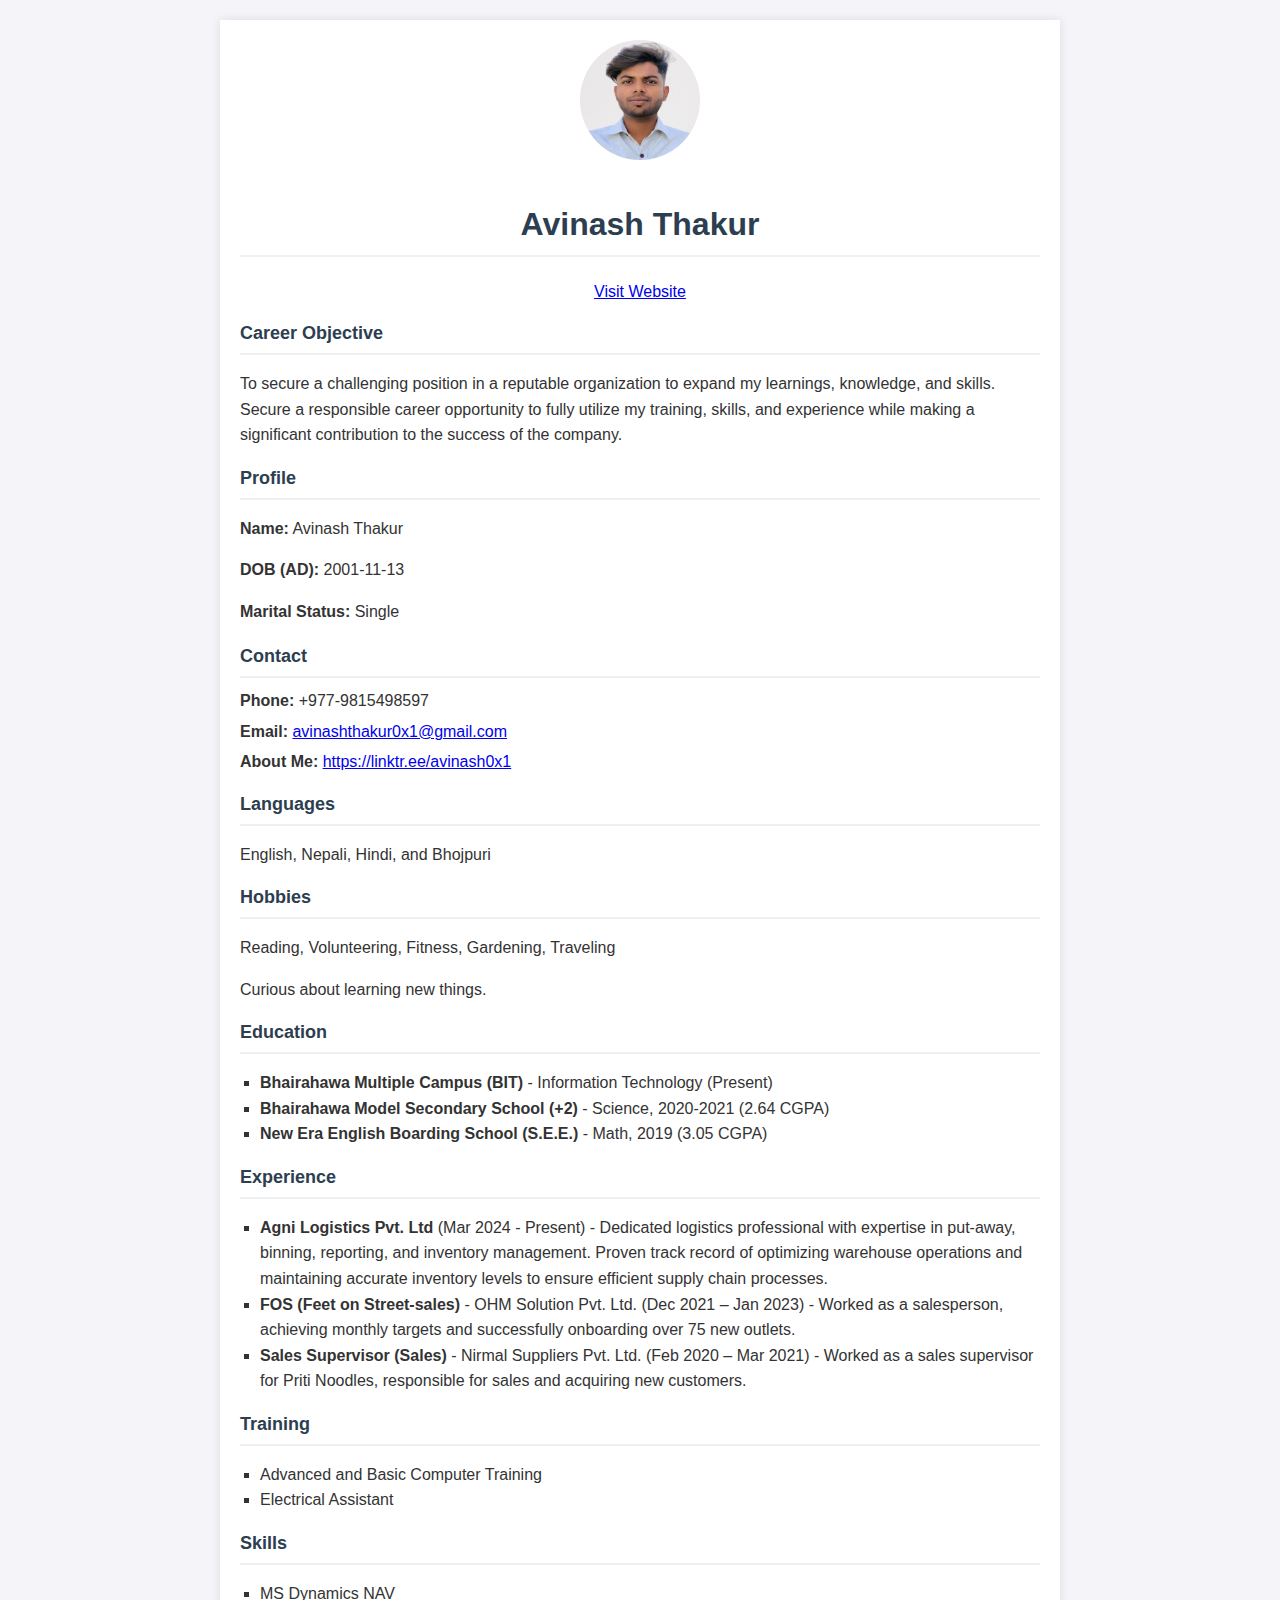
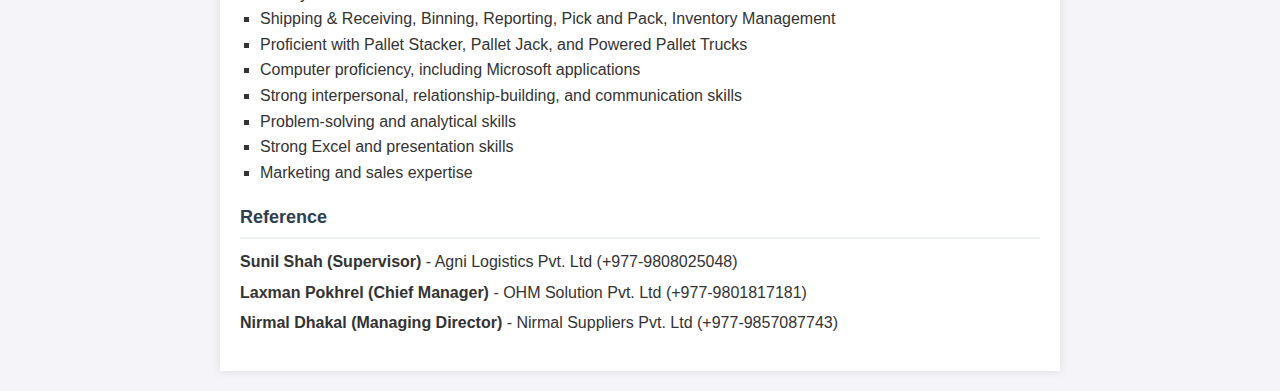
<file: index.html>
<!DOCTYPE html>
<html lang="en">
<head>
  <meta charset="UTF-8">
  <meta name="viewport" content="width=device-width, initial-scale=1.0">
  <title>Avinash Thakur - Resume</title>
  <link rel="stylesheet" href="style001.css"> <!-- Link to external CSS -->
</head>
<body>

<div class="container">
  <div class="header">
    <img src="photo_2024-10-26_09-34-41.jpg" alt="Avinash Thakur">
    <h1>Avinash Thakur</h1>
    <a href="https://avinashthakur.com.np">Visit Website</a>
  </div>

  <!-- Career Objective -->
  <div class="section">
    <h2>Career Objective</h2>
    <p>To secure a challenging position in a reputable organization to expand my learnings, knowledge, and skills. Secure a responsible career opportunity to fully utilize my training, skills, and experience while making a significant contribution to the success of the company.</p>
  </div>

  <!-- Profile -->
  <div class="section">
    <h2>Profile</h2>
    <p><strong>Name:</strong> Avinash Thakur</p>
    <p><strong>DOB (AD):</strong> 2001-11-13</p>
    <p><strong>Marital Status:</strong> Single</p>
  </div>

  <!-- Contact Information -->
  <div class="contact">
    <h3>Contact</h3>
    <p><strong>Phone:</strong> +977-9815498597</p>
    <p><strong>Email:</strong> <a href="mailto:avinashthakur0x1@gmail.com">avinashthakur0x1@gmail.com</a></p>
    <p><strong>About Me:</strong> <a href="https://linktr.ee/avinash0x1">https://linktr.ee/avinash0x1</a></p>
  </div>

  <!-- Languages -->
  <div class="section">
    <h2>Languages</h2>
    <p>English, Nepali, Hindi, and Bhojpuri</p>
  </div>

  <!-- Hobbies -->
  <div class="section">
    <h2>Hobbies</h2>
    <p>Reading, Volunteering, Fitness, Gardening, Traveling</p>
    <p>Curious about learning new things.</p>
  </div>

  <!-- Education -->
  <div class="section">
    <h2>Education</h2>
    <ul class="list">
      <li><strong>Bhairahawa Multiple Campus (BIT)</strong> - Information Technology (Present)</li>
      <li><strong>Bhairahawa Model Secondary School (+2)</strong> - Science, 2020-2021 (2.64 CGPA)</li>
      <li><strong>New Era English Boarding School (S.E.E.)</strong> - Math, 2019 (3.05 CGPA)</li>
    </ul>
  </div>

  <!-- Experience -->
  <div class="section">
    <h2>Experience</h2>
    <ul class="list">
      <li><strong>Agni Logistics Pvt. Ltd</strong> (Mar 2024 - Present) - Dedicated logistics professional with expertise in put-away, binning, reporting, and inventory management. Proven track record of optimizing warehouse operations and maintaining accurate inventory levels to ensure efficient supply chain processes.</li>
      <li><strong>FOS (Feet on Street-sales)</strong> - OHM Solution Pvt. Ltd. (Dec 2021 – Jan 2023) - Worked as a salesperson, achieving monthly targets and successfully onboarding over 75 new outlets.</li>
      <li><strong>Sales Supervisor (Sales)</strong> - Nirmal Suppliers Pvt. Ltd. (Feb 2020 – Mar 2021) - Worked as a sales supervisor for Priti Noodles, responsible for sales and acquiring new customers.</li>
    </ul>
  </div>

  <!-- Training -->
  <div class="section">
    <h2>Training</h2>
    <ul class="list">
      <li>Advanced and Basic Computer Training</li>
      <li>Electrical Assistant</li>
    </ul>
  </div>

  <!-- Skills -->
  <div class="section">
    <h2>Skills</h2>
    <ul class="list">
      <li>MS Dynamics NAV</li>
      <li>Shipping & Receiving, Binning, Reporting, Pick and Pack, Inventory Management</li>
      <li>Proficient with Pallet Stacker, Pallet Jack, and Powered Pallet Trucks</li>
      <li>Computer proficiency, including Microsoft applications</li>
      <li>Strong interpersonal, relationship-building, and communication skills</li>
      <li>Problem-solving and analytical skills</li>
      <li>Strong Excel and presentation skills</li>
      <li>Marketing and sales expertise</li>
    </ul>
  </div>

  <!-- References -->
  <div class="reference">
    <h3>Reference</h3>
    <p><strong>Sunil Shah (Supervisor)</strong> - Agni Logistics Pvt. Ltd (+977-9808025048)</p>
    <p><strong>Laxman Pokhrel (Chief Manager)</strong> - OHM Solution Pvt. Ltd (+977-9801817181)</p>
    <p><strong>Nirmal Dhakal (Managing Director)</strong> - Nirmal Suppliers Pvt. Ltd (+977-9857087743)</p>
  </div>
</div>

</body>
</html>
</file>
<file: style001.css>
body {
    font-family: Arial, sans-serif;
    background-color: #f4f4f9;
    color: #333;
    margin: 0;
    padding: 0;
    line-height: 1.6;
  }
  .container {
    max-width: 800px;
    margin: 20px auto;
    padding: 20px;
    background: #fff;
    box-shadow: 0 0 10px rgba(0, 0, 0, 0.1);
  }
  h1, h2, h3 {
    color: #2c3e50;
    border-bottom: 2px solid #ecf0f1;
    padding-bottom: 5px;
  }
  .header {
    text-align: center;
  }
  .header img {
    width: 120px;
    height: 120px;
    border-radius: 50%;
    margin-bottom: 10px;
  }
  .contact, .section, .reference {
    margin: 15px 0;
  }
  .section h2, .contact h3, .reference h3 {
    font-size: 18px;
    margin-bottom: 10px;
  }
  .list {
    padding-left: 20px;
    list-style-type: square;
  }
  .contact p, .reference p {
    margin: 5px 0;
  }
</file>
